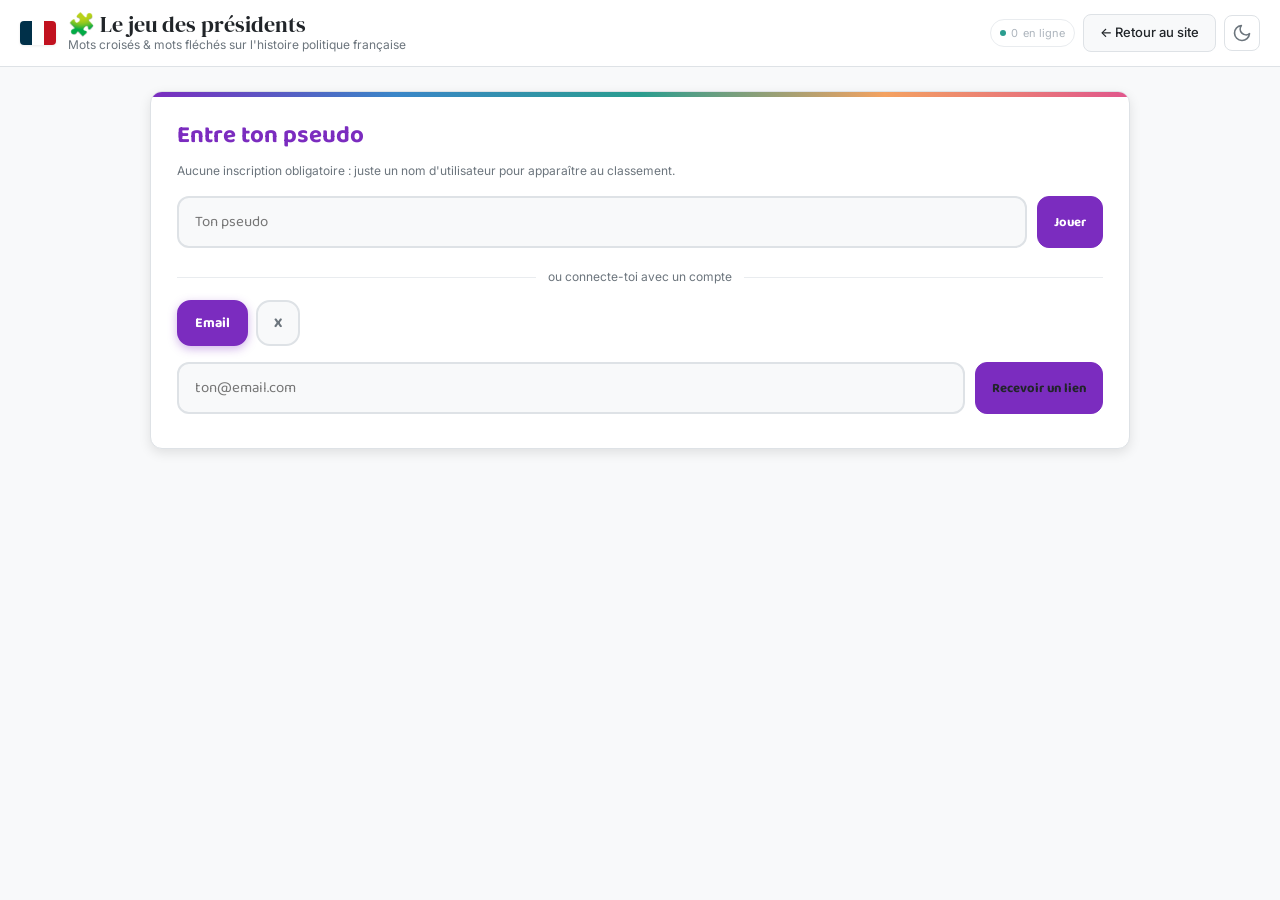
<file: jeu.html>
<!DOCTYPE html>
<html lang="fr" data-theme="light">
<head>
  <script>
    // Meme theme que le site principal (cle localStorage partagee).
    (function () {
      var saved = localStorage.getItem('siteTheme');
      if (saved === 'dark' || saved === 'light') document.documentElement.setAttribute('data-theme', saved);
    })();
  </script>
  <meta charset="UTF-8">
  <meta name="viewport" content="width=device-width, initial-scale=1.0">
  <title>Jeu — Mots croisés/fléchés des présidents | Présidentielle 2027</title>
  <meta name="description" content="Petit jeu de mots croisés et mots fléchés sur l'histoire politique française : présidents, épouses, événements marquants. Sans inscription, juste un pseudo.">
  <link rel="preconnect" href="https://fonts.googleapis.com">
  <link rel="preconnect" href="https://fonts.gstatic.com" crossorigin>
  <link href="https://fonts.googleapis.com/css2?family=DM+Serif+Display:ital@0;1&family=Inter:wght@400;500;600;700;800;900&family=Baloo+2:wght@500;600;700;800&display=swap" rel="stylesheet">
  <link rel="stylesheet" href="style.css?v=20260913a">
  <link rel="stylesheet" href="game.css?v=20260913e">
  <link rel="icon" href="data:image/svg+xml,%3Csvg xmlns='http://www.w3.org/2000/svg' viewBox='0 0 24 16'%3E%3Crect width='8' height='16' fill='%23002060'/%3E%3Crect x='8' width='8' height='16' fill='white'/%3E%3Crect x='16' width='8' height='16' fill='%23ED2939'/%3E%3C/svg%3E">
</head>
<body>
  <div id="jsErrorBanner" style="display:none;background:#e63946;color:#fff;padding:12px 16px;font-family:monospace;font-size:12px;white-space:pre-wrap;word-break:break-word"></div>
  <script>
    window.addEventListener('error', function (e) {
      var el = document.getElementById('jsErrorBanner');
      if (el) { el.style.display = 'block'; el.textContent = 'Erreur JavaScript : ' + e.message + ' (' + (e.filename || '?') + ':' + (e.lineno || '?') + ')'; }
    });
  </script>
  <header class="site-header">
    <div class="header-inner">
      <div class="logo-group">
        <a href="index.html" class="flag-logo" style="text-decoration:none;display:flex">
          <div class="flag-blue"></div><div class="flag-white"></div><div class="flag-red"></div>
        </a>
        <div>
          <h1 class="site-title">🧩 Le jeu des présidents</h1>
          <p class="site-subtitle">Mots croisés & mots fléchés sur l'histoire politique française</p>
        </div>
      </div>
      <div class="header-actions">
        <span id="onlineCount" class="online-count" hidden><span class="online-dot"></span><span id="onlineCountNum">0</span> en ligne</span>
        <a href="index.html" class="btn-secondary" style="text-decoration:none">← Retour au site</a>
        <button class="icon-btn" id="themeToggle" title="Changer de thème" aria-label="Basculer le thème">
          <svg width="20" height="20" viewBox="0 0 24 24" fill="none" stroke="currentColor" stroke-width="2" stroke-linecap="round" stroke-linejoin="round" id="themeIcon"><path d="M21 12.79A9 9 0 1 1 11.21 3 7 7 0 0 0 21 12.79z"/></svg>
        </button>
      </div>
    </div>
  </header>

  <main class="game-wrap">

    <!-- Écran 1 : pseudo -->
    <section class="game-panel" id="screenUsername">
      <h2>Entre ton pseudo</h2>
      <p class="game-hint">Aucune inscription obligatoire : juste un nom d'utilisateur pour apparaître au classement.</p>
      <form id="usernameForm" class="game-username-form">
        <input type="text" id="usernameInput" placeholder="Ton pseudo" maxlength="20" required autocomplete="off">
        <button type="submit" class="btn-primary">Jouer</button>
      </form>

      <div class="auth-divider"><span>ou connecte-toi avec un compte</span></div>

      <div class="game-choice-group" id="authTabs">
        <button type="button" class="game-choice active" data-auth-tab="email">Email</button>
        <button type="button" class="game-choice" data-auth-tab="x">X</button>
      </div>

      <div id="authPane-email" class="auth-pane">
        <form id="emailRequestForm" class="game-username-form">
          <input type="email" id="emailInput" placeholder="ton@email.com" required autocomplete="off">
          <button type="submit" class="btn-secondary">Recevoir un lien</button>
        </form>
        <p class="game-hint" id="emailStatus"></p>
      </div>

      <div id="authPane-x" class="auth-pane" hidden>
        <button type="button" class="btn-secondary" id="xLoginBtn" style="width:100%">🔗 Se connecter avec X</button>
        <p class="game-hint" id="xStatus"></p>
      </div>
    </section>

    <!-- Écran 1b : profil (pseudo, photo, badge de parti) -->
    <section class="game-panel" id="screenOnboarding" hidden>
      <h2>Personnalise ton profil</h2>
      <p class="game-hint">Ton email ou ton compte X ne sont jamais affichés — seuls ton pseudo, ta photo et ton badge sont visibles des autres joueurs.</p>

      <div class="profile-form">
        <div class="profile-avatar-row">
          <img id="profileAvatarPreview" class="profile-avatar-preview" alt="">
          <div>
            <button type="button" class="btn-secondary" id="profileAvatarBtn">📷 Choisir une photo</button>
            <input type="file" id="profileAvatarFile" accept="image/*" hidden>
          </div>
        </div>

        <label class="game-setup-label" for="profilePseudoInput">Pseudo affiché</label>
        <input type="text" id="profilePseudoInput" class="profile-pseudo-input" maxlength="20" placeholder="Ton pseudo">

        <p class="game-setup-label" style="margin-top:14px">Badge de parti (optionnel)</p>
        <div id="profileBadgeGrid" class="profile-badge-grid"></div>
      </div>

      <div style="display:flex;gap:10px;flex-wrap:wrap;margin-top:18px">
        <button type="button" class="btn-primary" id="profileSaveBtn">Valider mon profil</button>
        <button type="button" class="btn-secondary" id="profileSkipBtn">Passer pour l'instant</button>
      </div>
      <p class="game-hint" id="profileStatus"></p>
    </section>

    <!-- Écran 2 : choix mode + niveau -->
    <section class="game-panel" id="screenSetup" hidden>
      <h2>Salut <span id="setupUsername"></span> 👋</h2>
      <div class="setup-profile-row" id="setupProfileRow" hidden>
        <img id="setupAvatarImg" class="profile-avatar-small" alt="">
        <span id="setupBadgeChip" class="profile-badge-chip" hidden></span>
        <a href="#" id="editProfileLink" class="setup-edit-profile-link">modifier mon profil</a>
        <a href="#" id="logoutLinkSetup" class="setup-edit-profile-link">se déconnecter</a>
      </div>
      <div class="game-setup-row">
        <div>
          <p class="game-setup-label">Mode</p>
          <div class="game-choice-group" id="modeChoice">
            <button type="button" class="game-choice active" data-mode="croises">Mots croisés</button>
            <button type="button" class="game-choice" data-mode="fleches">Mots fléchés</button>
          </div>
        </div>
        <div>
          <p class="game-setup-label">Niveau</p>
          <div class="game-choice-group" id="levelChoice">
            <button type="button" class="game-choice active" data-level="facile">Facile</button>
            <button type="button" class="game-choice" data-level="moyen">Moyen</button>
            <button type="button" class="game-choice" data-level="difficile">Difficile</button>
          </div>
        </div>
      </div>
      <p class="game-hint" id="levelInfo"></p>
      <div style="display:flex;gap:10px;flex-wrap:wrap;margin-top:16px">
        <button type="button" class="btn-primary" id="startGameBtn">Commencer la grille</button>
        <button type="button" class="btn-secondary" id="openMysteryBtn">🕵️ Personnage Mystère</button>
      </div>

      <div class="game-leaderboard-preview">
        <h3>Meilleurs scores</h3>
        <div class="game-choice-group" id="leaderboardLevelChoice">
          <button type="button" class="game-choice active" data-level="facile">Facile</button>
          <button type="button" class="game-choice" data-level="moyen">Moyen</button>
          <button type="button" class="game-choice" data-level="difficile">Difficile</button>
        </div>
        <div id="leaderboardPreviewList" class="game-leaderboard-list"></div>
      </div>
    </section>

    <!-- Écran 3 : jeu -->
    <section class="game-panel game-play-panel" id="screenPlay" hidden>
      <div class="game-play-topbar">
        <div class="game-timer">⏱ <span id="gameTimer">00:00</span></div>
        <div class="game-progress"><span id="gameProgress">0</span> / <span id="gameTotalWords"></span> mots</div>
        <div class="game-hint-buttons">
          <button type="button" class="btn-secondary" id="revealLetterBtn">💡 Lettre</button>
          <button type="button" class="btn-secondary" id="revealWordBtn">🔍 Mot</button>
        </div>
      </div>
      <div class="game-active-clue" id="gameActiveClue">Clique sur une case pour commencer.</div>
      <div class="game-play-body">
        <div>
          <div class="game-grid-scroll">
            <div id="gameGrid" class="game-grid"></div>
          </div>
          <p class="game-grid-hint">↕️ ↔️ Fais défiler la grille si elle ne tient pas entièrement à l'écran</p>
        </div>
        <div class="game-clue-list" id="gameClueList"></div>
      </div>
    </section>

    <!-- Écran 4 : résultat -->
    <section class="game-panel" id="screenResult" hidden>
      <h2>🎉 Grille terminée !</h2>
      <div class="game-result-stats">
        <div class="game-result-stat"><span id="resultScore">0</span><label>points</label></div>
        <div class="game-result-stat"><span id="resultTime">0:00</span><label>temps</label></div>
        <div class="game-result-stat"><span id="resultHints">0</span><label>aides utilisées</label></div>
      </div>
      <p class="game-hint" id="resultRank"></p>
      <div id="resultMysteryReward"></div>
      <div class="game-leaderboard-list" id="resultLeaderboard"></div>
      <div style="display:flex;gap:10px;flex-wrap:wrap;margin-top:16px">
        <button type="button" class="btn-primary" id="replayBtn">Rejouer</button>
        <button type="button" class="btn-secondary" id="openMysteryFromResultBtn">🕵️ Personnage Mystère</button>
      </div>
    </section>

    <!-- Écran 5 : personnage mystère -->
    <section class="game-panel" id="screenMystery" hidden>
      <h2>🕵️ Personnage Mystère</h2>
      <p class="game-hint">Devine qui se cache derrière la photo — une seule proposition toutes les 24h. Gagne des parties pour obtenir des pièces de puzzle et révéler des morceaux de l'image, pièce par pièce, pour toute la communauté.</p>

      <div id="mysterySolvedBanner"></div>

      <form id="mysteryGuessForm" class="game-username-form" style="margin-top:14px">
        <input type="text" id="mysteryGuessInput" placeholder="Qui est-ce ? (ex : Barack Obama)" maxlength="80" autocomplete="off">
        <button type="submit" class="btn-primary">Proposer</button>
      </form>
      <p class="game-hint" id="mysteryGuessStatus"></p>

      <div class="mystery-board-wrap">
        <p class="game-setup-label">Puzzle collectif — <span id="mysteryProgressText">0 / 100</span> pièces placées</p>
        <div id="mysteryBoard" class="mystery-board"></div>
      </div>

      <div class="mystery-inventory-wrap">
        <p class="game-setup-label">Mes pièces</p>
        <div id="mysteryInventory" class="mystery-inventory"></div>
      </div>

      <button type="button" class="btn-secondary" id="closeMysteryBtn" style="margin-top:18px">← Retour</button>
    </section>

  </main>

  <script src="config.js?v=20260913e"></script>
  <script src="data-loader.js?v=20260913e"></script>
  <script src="game-data.js?v=20260913e"></script>
  <script src="game.js?v=20260913e"></script>
</body>
</html>
</file>
<file: style.css>
/* ============================================================
   Présidentielle 2027 — Carte interactive
   Design: République française (rouge/bleu), DM Serif + Inter
   ============================================================ */

/* --- Reset & tokens --- */
*, *::before, *::after { box-sizing: border-box; margin: 0; padding: 0; }

:root {
  --font-display: 'DM Serif Display', Georgia, serif;
  --font-body: 'Inter', -apple-system, BlinkMacSystemFont, sans-serif;
  --color-primary: #c1121f;
  --color-primary-dark: #8d0801;
  --color-secondary: #003049;
  --color-blue: #003049;
  --color-blue-light: #669bbc;
  --color-white: #fdf0d5;
  --color-success: #2a9d8f;
  --color-warning: #f4a261;
  --color-danger: #e63946;
  --radius: 8px;
  --radius-sm: 4px;
  --radius-lg: 12px;
  --shadow-sm: 0 1px 3px rgba(0,0,0,0.08);
  --shadow-md: 0 4px 12px rgba(0,0,0,0.1);
  --shadow-lg: 0 8px 24px rgba(0,0,0,0.15);
  --transition: 180ms cubic-bezier(0.16,1,0.3,1);
}

/* Light mode */
[data-theme="light"] {
  --bg: #f8f9fa;
  --bg-elevated: #ffffff;
  --bg-subtle: #f1f3f5;
  --border: #dee2e6;
  --border-light: #e9ecef;
  --text: #212529;
  --text-muted: #6c757d;
  --text-faint: #adb5bd;
  --map-bg: #eef2f6;
  --map-fill: #e9ecef;
  --map-stroke: #8b9aa8;
  --map-empty: #ccd6df;
  --header-bg: #ffffff;
  --card-bg: #ffffff;
  --hover-bg: #f1f3f5;
}

/* Dark mode */
[data-theme="dark"] {
  --bg: #0f1117;
  --bg-elevated: #1a1d29;
  --bg-subtle: #161821;
  --border: #2a2e3a;
  --border-light: #222633;
  --text: #e4e6eb;
  --text-muted: #9ca3af;
  --text-faint: #6b7280;
  --map-bg: #11141d;
  --map-fill: #2a2e3a;
  --map-stroke: #5b6577;
  --map-empty: #383f4f;
  --header-bg: #1a1d29;
  --card-bg: #1a1d29;
  --hover-bg: #222633;
  --shadow-sm: 0 1px 3px rgba(0,0,0,0.3);
  --shadow-md: 0 4px 12px rgba(0,0,0,0.4);
  --shadow-lg: 0 8px 24px rgba(0,0,0,0.5);
}

/* --- Base --- */
html { scroll-behavior: smooth; }
body {
  font-family: var(--font-body);
  background: var(--bg);
  color: var(--text);
  line-height: 1.5;
  font-size: 14px;
  transition: background var(--transition), color var(--transition);
}
a { color: var(--color-blue); text-decoration: none; }
a:hover { text-decoration: underline; }

/* --- Header --- */
.site-header {
  background: var(--header-bg);
  border-bottom: 1px solid var(--border);
  position: sticky;
  top: 0;
  z-index: 100;
  backdrop-filter: blur(12px);
}
.header-inner {
  max-width: 1400px;
  margin: 0 auto;
  padding: 12px 20px;
  display: flex;
  align-items: center;
  justify-content: space-between;
  gap: 16px;
}
.logo-group { display: flex; align-items: center; gap: 12px; }
.flag-logo { display: flex; width: 36px; height: 24px; border-radius: var(--radius-sm); overflow: hidden; box-shadow: var(--shadow-sm); }
.flag-blue { background: #003049; width: 33.33%; }
.flag-white { background: #fff; width: 33.33%; }
.flag-red { background: #c1121f; width: 33.33%; }
.site-title {
  font-family: var(--font-display);
  font-size: 22px;
  font-weight: 400;
  line-height: 1.1;
  color: var(--text);
}
.site-subtitle { font-size: 12px; color: var(--text-muted); }
.header-actions { display: flex; align-items: center; gap: 8px; }
.icon-btn {
  display: flex;
  align-items: center;
  justify-content: center;
  width: 36px;
  height: 36px;
  border-radius: var(--radius);
  border: 1px solid var(--border);
  background: var(--bg-elevated);
  color: var(--text-muted);
  cursor: pointer;
  transition: all var(--transition);
}
.icon-btn:hover { color: var(--text); border-color: var(--text-muted); background: var(--hover-bg); }

/* --- Rules bar --- */
.rules-bar {
  background: var(--color-blue);
  display: flex;
  align-items: center;
  justify-content: center;
  gap: 0;
  padding: 10px 20px;
  flex-wrap: wrap;
}
.rule-item { display: flex; align-items: baseline; gap: 6px; padding: 0 16px; }
.rule-num { font-size: 20px; font-weight: 800; color: #fff; font-family: var(--font-display); }
.rule-label { font-size: 12px; color: rgba(255,255,255,0.8); text-transform: uppercase; letter-spacing: 0.5px; }
.rule-divider { width: 1px; height: 24px; background: rgba(255,255,255,0.2); }

/* --- Compte à rebours --- */
.countdown-section {
  background: linear-gradient(135deg, var(--color-blue) 0%, var(--color-primary-dark) 100%);
  text-align: center;
  padding: 20px 20px 24px;
}
.countdown-label {
  font-size: 13px;
  font-weight: 700;
  color: rgba(255,255,255,0.85);
  text-transform: uppercase;
  letter-spacing: 1px;
  margin-bottom: 10px;
}
.countdown-grid {
  display: flex;
  align-items: baseline;
  justify-content: center;
  gap: 12px;
  flex-wrap: wrap;
}
.countdown-unit { display: flex; flex-direction: column; align-items: center; min-width: 72px; }
.countdown-value {
  font-family: var(--font-display);
  font-size: 48px;
  font-weight: 400;
  color: #fff;
  line-height: 1;
  font-variant-numeric: tabular-nums;
}
.countdown-unit-label {
  font-size: 11px;
  font-weight: 600;
  color: rgba(255,255,255,0.92);
  text-transform: uppercase;
  letter-spacing: 0.5px;
  margin-top: 4px;
}
.countdown-sep { font-family: var(--font-display); font-size: 40px; color: rgba(255,255,255,0.5); align-self: flex-start; margin-top: 2px; }
.countdown-target { font-size: 12px; color: rgba(255,255,255,0.85); margin-top: 12px; }
.countdown-total-minutes { font-size: 13px; font-weight: 600; color: rgba(255,255,255,0.92); margin-top: 4px; }
.countdown-total-minutes span { font-weight: 800; font-variant-numeric: tabular-nums; color: #fff; }

/* --- Filter bar --- */
.filter-bar {
  max-width: 1400px;
  margin: 0 auto;
  padding: 12px 20px;
  display: flex;
  gap: 8px;
  flex-wrap: wrap;
}
.filter-btn {
  padding: 6px 14px;
  border-radius: 20px;
  border: 1px solid var(--border);
  background: var(--bg-elevated);
  color: var(--text-muted);
  font-size: 13px;
  font-weight: 500;
  cursor: pointer;
  transition: all var(--transition);
}
.filter-btn:hover { border-color: var(--color-primary); color: var(--color-primary); }
.filter-btn.active { background: var(--color-primary); border-color: var(--color-primary); color: #fff; }

/* --- Dashboard grid --- */
.dashboard {
  max-width: 1400px;
  margin: 0 auto;
  padding: 0 20px;
  display: grid;
  grid-template-columns: minmax(240px,320px) 1fr minmax(260px,340px);
  grid-template-areas: "cands map stats";
  gap: 16px;
  align-items: start;
}
.candidates-panel { grid-area: cands; }
.map-section { grid-area: map; min-width: 0; }
.stats-panel { grid-area: stats; }

/* --- Candidates panel --- */
.candidates-panel {
  background: var(--bg-elevated);
  border: 1px solid var(--border);
  border-radius: var(--radius-lg);
  overflow: hidden;
  max-height: calc(100vh - 280px);
  overflow-y: auto;
  position: sticky;
  top: 130px;
}
.candidate-card {
  display: flex;
  align-items: center;
  gap: 10px;
  padding: 10px 14px;
  cursor: pointer;
  border-bottom: 1px solid var(--border-light);
  transition: background var(--transition);
}
.candidate-card:hover { background: var(--hover-bg); }
.candidate-card.active { background: var(--color-primary); }
.candidate-card.active .cand-name,
.candidate-card.active .cand-party,
.candidate-card.active .cand-count { color: #fff; }
.candidate-card.active .status-badge { background: rgba(255,255,255,0.2); color: #fff; }
.cand-avatar {
  width: 36px;
  height: 36px;
  border-radius: 50%;
  display: flex;
  align-items: center;
  justify-content: center;
  font-weight: 700;
  font-size: 14px;
  color: #fff;
  flex-shrink: 0;
  object-fit: cover;
}
.cand-info { flex: 1; min-width: 0; }
.cand-name { font-weight: 600; font-size: 13px; white-space: nowrap; overflow: hidden; text-overflow: ellipsis; display: flex; align-items: center; gap: 5px; }
.status-dot-small { width: 6px; height: 6px; border-radius: 50%; flex-shrink: 0; }
.status-dot-small.déclarée { background: #2a9d8f; }
.status-dot-small.pressentie { background: #f4a261; }
.status-dot-small.retirée { background: #6c757d; }
.status-dot-small.hors_course { background: #e63946; }
.cand-party { font-size: 10px; color: var(--text-muted); white-space: nowrap; overflow: hidden; text-overflow: ellipsis; }
.cand-count {
  font-size: 12px;
  font-weight: 700;
  color: var(--text-muted);
  flex-shrink: 0;
}
.status-badge {
  font-size: 10px;
  font-weight: 600;
  padding: 2px 6px;
  border-radius: 4px;
  background: var(--bg-subtle);
  color: var(--text-muted);
  flex-shrink: 0;
  text-transform: uppercase;
  letter-spacing: 0.3px;
}
.status-badge.déclarée { background: rgba(42,157,143,0.15); color: #2a9d8f; }
.status-badge.pressentie { background: rgba(244,162,97,0.15); color: #f4a261; }
.status-badge.retirée { background: rgba(173,181,189,0.2); color: #6c757d; }
.status-badge.hors_course { background: rgba(230,57,70,0.1); color: #e63946; }

/* --- Map section --- */
.map-section {
  background: var(--bg-elevated);
  border: 1px solid var(--border);
  border-radius: var(--radius-lg);
  overflow: hidden;
}
.map-header {
  padding: 16px 20px;
  border-bottom: 1px solid var(--border);
  display: flex;
  justify-content: space-between;
  align-items: flex-start;
  gap: 12px;
}
.map-title { font-family: var(--font-display); font-size: 18px; font-weight: 400; }
.map-subtitle { font-size: 12px; color: var(--text-muted); margin-top: 2px; }
.legend { display: flex; flex-direction: column; gap: 4px; }
.legend-item { display: flex; align-items: center; gap: 6px; font-size: 11px; color: var(--text-muted); }
.legend-swatch { width: 16px; height: 12px; border-radius: 2px; border: 1px solid var(--border); }
.map-container {
  position: relative;
  width: 100%;
  background: var(--map-bg);
  min-height: 500px;
}
#mapSvg { width: 100%; height: auto; display: block; }
.map-container svg path { transition: opacity 150ms; }
.map-container svg path:hover { stroke: #333; stroke-width: 1.5; }

/* --- Outre-mer (pas de forme geo, tableau dedie) --- */
.outremer-section { padding: 14px 20px 18px; border-top: 1px solid var(--border); }
.outremer-title { font-family: var(--font-display); font-size: 14px; font-weight: 400; margin-bottom: 10px; color: var(--text-muted); }
.outremer-grid { display: grid; grid-template-columns: repeat(auto-fill, minmax(130px, 1fr)); gap: 8px; }
.outremer-item { display: flex; align-items: center; gap: 8px; padding: 6px 10px; border: 1px solid var(--border); border-radius: var(--radius-sm); background: var(--bg); }
.outremer-swatch { width: 12px; height: 12px; border-radius: 3px; flex-shrink: 0; }
.outremer-name { flex: 1; font-size: 11px; white-space: nowrap; overflow: hidden; text-overflow: ellipsis; }
.outremer-val { font-size: 12px; font-weight: 700; color: var(--text-muted); }
.tooltip {
  position: absolute;
  pointer-events: none;
  background: var(--bg-elevated);
  border: 1px solid var(--border);
  border-radius: var(--radius);
  padding: 8px 12px;
  box-shadow: var(--shadow-md);
  font-size: 12px;
  z-index: 50;
  display: none;
  max-width: 240px;
}
.tooltip strong { display: block; margin-bottom: 4px; }
.tooltip .tt-row { display: flex; justify-content: space-between; gap: 12px; }

/* --- Stats panel --- */
.stats-panel {
  background: var(--bg-elevated);
  border: 1px solid var(--border);
  border-radius: var(--radius-lg);
  padding: 20px;
  position: sticky;
  top: 130px;
  max-height: calc(100vh - 280px);
  overflow-y: auto;
}
.stats-empty { color: var(--text-muted); text-align: center; padding: 40px 0; font-size: 13px; }
.stats-candidate-name { font-family: var(--font-display); font-size: 18px; margin-bottom: 4px; }
.stats-candidate-party { font-size: 12px; color: var(--text-muted); margin-bottom: 16px; }
.stat-block { margin-bottom: 16px; }
.stat-label { font-size: 11px; color: var(--text-muted); text-transform: uppercase; letter-spacing: 0.5px; margin-bottom: 4px; }
.stat-value { font-size: 24px; font-weight: 800; font-family: var(--font-display); }
.stat-value .unit { font-size: 14px; color: var(--text-muted); font-weight: 400; }
.progress-bar {
  height: 8px;
  background: var(--bg-subtle);
  border-radius: 4px;
  overflow: hidden;
  margin-top: 6px;
}
.progress-fill {
  height: 100%;
  border-radius: 4px;
  transition: width 400ms cubic-bezier(0.16,1,0.3,1);
}
.status-indicator {
  display: inline-flex;
  align-items: center;
  gap: 6px;
  padding: 4px 10px;
  border-radius: 20px;
  font-size: 12px;
  font-weight: 600;
}
.status-indicator.sécurisé { background: rgba(42,157,143,0.15); color: #2a9d8f; }
.status-indicator.quasi_sécurisé { background: rgba(94,174,199,0.2); color: #5eaec7; }
.status-indicator.en_progression { background: rgba(244,162,97,0.15); color: #f4a261; }
.status-indicator.en_collecte { background: rgba(230,57,70,0.1); color: #e63946; }
.status-indicator.en_difficulté { background: rgba(193,18,31,0.1); color: #c1121f; }
.status-indicator.très_en_retard { background: rgba(173,181,189,0.2); color: #6c757d; }
.status-dot { width: 8px; height: 8px; border-radius: 50%; }
.status-dot.sécurisé { background: #2a9d8f; }
.status-dot.quasi_sécurisé { background: #5eaec7; }
.status-dot.en_progression { background: #f4a261; }
.status-dot.en_collecte { background: #e63946; }
.status-dot.en_difficulté { background: #c1121f; }
.status-dot.très_en_retard { background: #6c757d; }

.stats-dept-grid {
  display: grid;
  grid-template-columns: 1fr 1fr;
  gap: 4px;
  margin-top: 8px;
  max-height: 200px;
  overflow-y: auto;
}
.dept-chip {
  display: flex;
  justify-content: space-between;
  padding: 3px 8px;
  border-radius: var(--radius-sm);
  background: var(--bg-subtle);
  font-size: 11px;
}
.dept-chip .dept-code { color: var(--text-muted); }
.dept-chip .dept-val { font-weight: 600; }
.dept-chip.max { background: rgba(193,18,31,0.1); }
.dept-chip.max .dept-val { color: var(--color-primary); }

/* --- Comparison section --- */
.comparison-section {
  max-width: 1400px;
  margin: 24px auto 0;
  padding: 0 20px;
}
.section-title {
  font-family: var(--font-display);
  font-size: 22px;
  font-weight: 400;
  margin-bottom: 16px;
}
.comparison-table-wrap {
  background: var(--bg-elevated);
  border: 1px solid var(--border);
  border-radius: var(--radius-lg);
  overflow: auto;
}
.comparison-table {
  width: 100%;
  border-collapse: collapse;
  font-size: 13px;
}
.comparison-table th {
  text-align: left;
  padding: 12px 14px;
  background: var(--bg-subtle);
  font-weight: 600;
  font-size: 12px;
  color: var(--text-muted);
  text-transform: uppercase;
  letter-spacing: 0.5px;
  border-bottom: 1px solid var(--border);
  white-space: nowrap;
}
.comparison-table td {
  padding: 10px 14px;
  border-bottom: 1px solid var(--border-light);
}
.comparison-table tr:hover td { background: var(--hover-bg); }
.comparison-table tr:last-child td { border-bottom: none; }
.cand-color-dot {
  display: inline-block;
  width: 10px;
  height: 10px;
  border-radius: 50%;
  margin-right: 8px;
  vertical-align: middle;
}
.mini-progress {
  width: 80px;
  height: 6px;
  background: var(--bg-subtle);
  border-radius: 3px;
  overflow: hidden;
  display: inline-block;
  vertical-align: middle;
  margin-right: 8px;
}
.mini-progress-fill { height: 100%; border-radius: 3px; }

/* --- Graphique de progression (objectif 500 signatures) --- */
.progress-chart-legend { display: flex; flex-wrap: wrap; gap: 12px; margin-bottom: 16px; }
.progress-chart-wrap {
  background: var(--bg-elevated);
  border: 1px solid var(--border);
  border-radius: var(--radius-lg);
  padding: 16px 20px 16px 8px;
  max-height: 640px;
  overflow-y: auto;
}
.progress-chart { position: relative; }
.progress-chart-threshold {
  position: absolute;
  top: 0;
  bottom: 0;
  border-left: 2px dashed var(--color-primary);
  z-index: 1;
  pointer-events: none;
}
.progress-chart-threshold span {
  position: absolute;
  top: -18px;
  left: 4px;
  font-size: 10px;
  font-weight: 700;
  color: var(--color-primary);
  white-space: nowrap;
}
.progress-chart-row {
  display: flex;
  align-items: center;
  gap: 10px;
  padding: 3px 12px 3px 0;
  cursor: pointer;
  border-radius: var(--radius-sm);
  transition: background var(--transition);
}
.progress-chart-row:hover, .progress-chart-row:focus-visible { background: var(--hover-bg); outline: none; }
.progress-chart-label {
  width: 160px;
  flex-shrink: 0;
  font-size: 12px;
  white-space: nowrap;
  overflow: hidden;
  text-overflow: ellipsis;
  padding-left: 12px;
}
.progress-chart-track {
  flex: 1;
  height: 14px;
  background: var(--bg-subtle);
  border-radius: 4px;
  overflow: hidden;
  position: relative;
}
.progress-chart-bar {
  height: 100%;
  border-radius: 4px;
  transition: width 400ms cubic-bezier(0.16,1,0.3,1);
}
.progress-chart-value {
  width: 44px;
  flex-shrink: 0;
  text-align: right;
  font-size: 12px;
  font-weight: 700;
  color: var(--text-muted);
}

/* --- Footer --- */
.site-footer {
  margin-top: 40px;
  padding: 24px 20px;
  border-top: 1px solid var(--border);
  background: var(--bg-elevated);
}
.footer-inner { max-width: 1400px; margin: 0 auto; text-align: center; }
.footer-inner p { font-size: 12px; color: var(--text-muted); margin-bottom: 6px; }
.footer-sources a { margin: 0 2px; }
.footer-note { font-size: 11px; color: var(--text-faint); }

/* --- Admin modal --- */
.admin-overlay {
  position: fixed;
  inset: 0;
  background: rgba(0,0,0,0.5);
  backdrop-filter: blur(4px);
  display: none;
  align-items: center;
  justify-content: center;
  z-index: 1000;
  padding: 20px;
}
.admin-overlay.active { display: flex; }
.admin-modal {
  background: var(--bg-elevated);
  border: 1px solid var(--border);
  border-radius: var(--radius-lg);
  width: 100%;
  max-width: 800px;
  max-height: 85vh;
  display: flex;
  flex-direction: column;
  box-shadow: var(--shadow-lg);
}
.admin-header {
  display: flex;
  justify-content: space-between;
  align-items: center;
  padding: 16px 20px;
  border-bottom: 1px solid var(--border);
}
.admin-header h2 { font-family: var(--font-display); font-size: 18px; font-weight: 400; }
.admin-tabs {
  display: flex;
  gap: 0;
  border-bottom: 1px solid var(--border);
  padding: 0 20px;
}
.admin-tab {
  padding: 10px 16px;
  background: none;
  border: none;
  border-bottom: 2px solid transparent;
  font-size: 13px;
  font-weight: 500;
  color: var(--text-muted);
  cursor: pointer;
  transition: all var(--transition);
}
.admin-tab:hover { color: var(--text); }
.admin-tab.active { color: var(--color-primary); border-bottom-color: var(--color-primary); }
.admin-content { padding: 20px; overflow-y: auto; flex: 1; }
.admin-pane { display: none; }
.admin-pane.active { display: block; }
.admin-row { display: flex; align-items: center; gap: 12px; margin-bottom: 16px; }
.admin-row label { font-size: 13px; font-weight: 600; }
.admin-row select {
  flex: 1;
  padding: 8px 12px;
  border: 1px solid var(--border);
  border-radius: var(--radius);
  background: var(--bg);
  color: var(--text);
  font-size: 13px;
}
.admin-dept-list {
  display: grid;
  grid-template-columns: 1fr 1fr;
  gap: 6px;
  max-height: 400px;
  overflow-y: auto;
  margin-bottom: 16px;
}
.admin-dept-row {
  display: flex;
  align-items: center;
  gap: 8px;
  padding: 6px 10px;
  border: 1px solid var(--border);
  border-radius: var(--radius-sm);
  background: var(--bg);
}
.admin-dept-row label { font-size: 12px; flex: 1; }
.admin-dept-row input {
  width: 60px;
  padding: 4px 8px;
  border: 1px solid var(--border);
  border-radius: var(--radius-sm);
  background: var(--bg-elevated);
  color: var(--text);
  font-size: 12px;
  text-align: center;
}
.admin-actions { display: flex; gap: 8px; }
.btn-primary {
  padding: 8px 16px;
  border: 1px solid var(--color-primary);
  border-radius: var(--radius);
  background: var(--color-primary);
  color: #fff;
  font-size: 13px;
  font-weight: 600;
  cursor: pointer;
  transition: all var(--transition);
}
.btn-primary:hover { background: var(--color-primary-dark); }
.btn-secondary {
  padding: 8px 16px;
  border: 1px solid var(--border);
  border-radius: var(--radius);
  background: var(--bg);
  color: var(--text);
  font-size: 13px;
  font-weight: 500;
  cursor: pointer;
  transition: all var(--transition);
}
.btn-secondary:hover { border-color: var(--text-muted); }
.admin-candidate-list {
  margin-bottom: 20px;
  max-height: 300px;
  overflow-y: auto;
}
.admin-cand-row {
  display: flex;
  align-items: center;
  gap: 8px;
  padding: 8px 12px;
  border: 1px solid var(--border);
  border-radius: var(--radius-sm);
  margin-bottom: 4px;
}
.admin-cand-row .cand-color-dot { margin-right: 0; }
.admin-cand-row .ac-name { flex: 1; font-weight: 600; font-size: 13px; }
.admin-cand-row .ac-party { font-size: 11px; color: var(--text-muted); }
.admin-cand-row .ac-del {
  padding: 4px 8px;
  font-size: 11px;
  border-radius: var(--radius-sm);
  background: rgba(230,57,70,0.1);
  color: #e63946;
  border: 1px solid rgba(230,57,70,0.2);
  cursor: pointer;
}
.admin-cand-row .ac-del:hover { background: rgba(230,57,70,0.2); }
.admin-add-form {
  border-top: 1px solid var(--border);
  padding-top: 16px;
}
.admin-add-form h3 { font-size: 14px; margin-bottom: 8px; }
.form-row {
  display: flex;
  gap: 8px;
  flex-wrap: wrap;
  align-items: center;
}
.form-row input, .form-row select {
  padding: 6px 10px;
  border: 1px solid var(--border);
  border-radius: var(--radius-sm);
  background: var(--bg);
  color: var(--text);
  font-size: 13px;
}
.form-row input[type="color"] { width: 40px; height: 32px; padding: 2px; }
.io-section {
  margin-bottom: 20px;
  padding: 16px;
  border: 1px solid var(--border);
  border-radius: var(--radius);
}
.io-section h3 { font-size: 14px; margin-bottom: 4px; }
.io-section p { font-size: 12px; color: var(--text-muted); margin-bottom: 8px; }
.io-section input[type="file"] { margin-right: 8px; font-size: 12px; }

/* --- Admin: fiche editor --- */
.fiche-editor { display: flex; flex-direction: column; gap: 12px; margin-bottom: 16px; }
.fiche-field { display: flex; flex-direction: column; gap: 4px; }
.fiche-field label { font-size: 12px; font-weight: 600; color: var(--text-muted); text-transform: uppercase; letter-spacing: 0.3px; }
.fiche-field input, .fiche-field textarea {
  padding: 8px 10px;
  border: 1px solid var(--border);
  border-radius: var(--radius);
  background: var(--bg);
  color: var(--text);
  font-size: 13px;
  font-family: var(--font-body);
}
.fiche-field input:focus, .fiche-field textarea:focus { outline: none; border-color: var(--color-primary); }
.fiche-field textarea { resize: vertical; min-height: 60px; }

/* --- Admin: links section --- */
.links-section {
  margin-bottom: 20px;
  padding: 16px;
  border: 1px solid var(--border);
  border-radius: var(--radius);
}
.links-section h3 { font-size: 14px; margin-bottom: 8px; }
.link-row {
  display: flex;
  gap: 8px;
  margin-bottom: 6px;
  align-items: center;
}
.link-row input {
  padding: 6px 10px;
  border: 1px solid var(--border);
  border-radius: var(--radius-sm);
  background: var(--bg);
  color: var(--text);
  font-size: 12px;
}
.link-row input[type="text"]:first-child { width: 120px; }
.link-row input[type="text"]:last-child, .link-row input[type="url"] { flex: 1; }
.link-row .link-del {
  padding: 4px 8px;
  font-size: 11px;
  border-radius: var(--radius-sm);
  background: rgba(230,57,70,0.1);
  color: #e63946;
  border: 1px solid rgba(230,57,70,0.2);
  cursor: pointer;
}
.content-field { display: flex; flex-direction: column; gap: 4px; margin-bottom: 10px; }
.content-field label { font-size: 12px; font-weight: 600; color: var(--text-muted); }
.content-field textarea {
  padding: 8px 10px;
  border: 1px solid var(--border);
  border-radius: var(--radius);
  background: var(--bg);
  color: var(--text);
  font-size: 13px;
  font-family: var(--font-body);
  resize: vertical;
  min-height: 50px;
}

/* --- Quiz "Pour qui voter ?" --- */
.quiz-cta-btn {
  padding: 6px 14px;
  border: 1px solid var(--color-primary);
  border-radius: 20px;
  background: rgba(193,18,31,0.08);
  color: var(--color-primary);
  font-size: 12px;
  font-weight: 700;
  cursor: pointer;
  white-space: nowrap;
  transition: all var(--transition);
}
.quiz-cta-btn:hover { background: var(--color-primary); color: #fff; }

.quiz-overlay {
  position: fixed;
  inset: 0;
  background: rgba(0,0,0,0.5);
  backdrop-filter: blur(4px);
  display: none;
  align-items: center;
  justify-content: center;
  z-index: 1000;
  padding: 20px;
}
.quiz-overlay.active { display: flex; }
.quiz-modal {
  background: var(--bg-elevated);
  border: 1px solid var(--border);
  border-radius: var(--radius-lg);
  width: 100%;
  max-width: 720px;
  max-height: 88vh;
  display: flex;
  flex-direction: column;
  box-shadow: var(--shadow-lg);
}
.quiz-header {
  display: flex;
  justify-content: space-between;
  align-items: center;
  padding: 16px 20px;
  border-bottom: 1px solid var(--border);
}
.quiz-header h2 { font-family: var(--font-display); font-size: 18px; font-weight: 400; }
.quiz-body { padding: 20px; overflow-y: auto; flex: 1; }
.quiz-section { margin-bottom: 20px; padding-bottom: 20px; border-bottom: 1px solid var(--border-light); }
.quiz-section:last-child { border-bottom: none; }
.quiz-section h3 { font-size: 15px; font-weight: 600; margin-bottom: 10px; }
.quiz-theme-grid { display: grid; grid-template-columns: 1fr 1fr; gap: 6px; }
.quiz-theme-chip {
  display: flex; align-items: center; gap: 8px;
  padding: 8px 10px; border: 1px solid var(--border); border-radius: var(--radius-sm);
  font-size: 13px; cursor: pointer; transition: all var(--transition);
}
.quiz-theme-chip.active { border-color: var(--color-primary); background: rgba(193,18,31,0.08); }
.quiz-hint { font-size: 12px; color: var(--text-muted); margin-top: 8px; }
.quiz-checkbox-row { display: flex; align-items: center; gap: 8px; font-size: 13px; margin-top: 10px; cursor: pointer; }
.quiz-progress-row { display: flex; align-items: center; justify-content: space-between; gap: 10px; margin-bottom: 8px; }
.quiz-progress-label { font-size: 12px; color: var(--text-muted); font-weight: 600; }
.quiz-progress-bar { height: 6px; border-radius: 4px; background: var(--bg-subtle); overflow: hidden; margin-bottom: 16px; }
.quiz-progress-fill { height: 100%; background: var(--color-primary); transition: width 200ms; }
.quiz-question-text { font-size: 15px; font-weight: 600; margin-bottom: 12px; }
.quiz-options { display: flex; flex-direction: column; gap: 6px; margin-bottom: 16px; }
.quiz-option {
  display: flex; align-items: center; gap: 8px;
  padding: 8px 12px; border: 1px solid var(--border); border-radius: var(--radius-sm);
  font-size: 13px; cursor: pointer; transition: all var(--transition);
}
.quiz-option.active { border-color: var(--color-primary); background: rgba(193,18,31,0.08); }
.quiz-nav-row { display: flex; align-items: center; justify-content: space-between; gap: 10px; flex-wrap: wrap; }
.quiz-nav-buttons { display: flex; gap: 8px; }
.quiz-result-cards { display: grid; grid-template-columns: repeat(auto-fit, minmax(140px, 1fr)); gap: 12px; margin-bottom: 12px; }
.quiz-result-card { text-align: center; padding: 14px 10px; border: 1px solid var(--border); border-radius: var(--radius); }
.quiz-result-name { font-weight: 700; font-size: 13px; }
.quiz-result-party { font-size: 11px; color: var(--text-muted); margin-bottom: 6px; }
.quiz-result-pct { font-size: 20px; font-weight: 800; color: var(--color-primary); }
.quiz-result-programme { font-size: 11px; color: var(--text-muted); margin-top: 8px; line-height: 1.4; text-align: left; }
.quiz-explain { margin-top: 14px; font-size: 13px; }
.quiz-explain h4 { font-size: 13px; margin: 10px 0 6px; }
.quiz-explain ul { padding-left: 18px; }
.quiz-explain li { margin-bottom: 4px; }
.quiz-explain-detail { color: var(--text-muted); font-size: 12px; }
.quiz-disclaimer { font-size: 11px; color: var(--text-faint); margin-top: 14px; }

/* --- Frise des presidents de la Ve Republique --- */
.presidents-timeline {
  position: relative;
  max-width: 760px;
  margin: 0 auto;
  padding-left: 28px;
}
.presidents-timeline::before {
  content: '';
  position: absolute;
  left: 9px;
  top: 8px;
  bottom: 8px;
  width: 2px;
  background: var(--border);
}
.president-item {
  position: relative;
  display: flex;
  align-items: flex-start;
  gap: 14px;
  padding-bottom: 24px;
}
.president-item:last-child { padding-bottom: 0; }
.president-dot {
  position: absolute;
  left: -28px;
  top: 6px;
  width: 12px;
  height: 12px;
  border-radius: 50%;
  border: 2px solid var(--bg-elevated);
  box-shadow: 0 0 0 1px var(--border);
}
.president-avatar {
  width: 44px;
  height: 44px;
  border-radius: 50%;
  display: flex;
  align-items: center;
  justify-content: center;
  font-weight: 700;
  font-size: 15px;
  color: #fff;
  flex-shrink: 0;
}
.president-info { flex: 1; min-width: 0; }
.president-name { font-family: var(--font-display); font-size: 16px; }
.president-party { font-size: 12px; color: var(--text-muted); margin-top: 1px; }
.president-date { font-size: 12px; font-weight: 600; color: var(--color-primary); margin-top: 4px; }
.president-note { font-size: 11px; color: var(--text-faint); margin-top: 4px; font-style: italic; }

/* --- Responsive --- */

/* Tablette : deux colonnes (candidats + carte), stats en pleine largeur dessous */
@media (max-width: 1100px) and (min-width: 769px) {
  .dashboard {
    grid-template-columns: 260px 1fr;
    grid-template-areas: "cands map" "stats stats";
  }
  .candidates-panel { max-height: 560px; }
  .stats-panel { position: static; }
}

/* Mobile : tout empilé en une colonne */
@media (max-width: 768px) {
  .dashboard {
    grid-template-columns: 1fr;
    grid-template-areas: "cands" "map" "stats";
    padding: 0 12px;
    gap: 12px;
  }
  .candidates-panel, .stats-panel { position: static; max-height: none; }
  .candidates-panel { max-height: 340px; }
  .header-inner { flex-wrap: wrap; padding: 10px 12px; }
  .header-actions { flex-wrap: wrap; gap: 6px; }
  .rules-bar { padding: 8px 12px; }
  .rule-item { padding: 0 10px; }
  .filter-bar { padding: 10px 12px; }
  .comparison-section { padding: 0 12px; }
  .map-header { flex-direction: column; align-items: flex-start; gap: 10px; }
  .legend { flex-direction: row; flex-wrap: wrap; gap: 8px; }
  .site-footer { padding: 20px 12px; }
  .admin-dept-list { grid-template-columns: 1fr; }
  .quiz-theme-grid { grid-template-columns: 1fr; }
  .quiz-nav-row { flex-direction: column; align-items: stretch; }
  .progress-chart-label { width: 96px; font-size: 11px; }
  .progress-chart-wrap { padding: 12px 12px 12px 4px; max-height: 480px; }
  .quiz-nav-buttons { justify-content: space-between; }
  .quiz-modal, .admin-modal { max-height: 92vh; }
}

/* Petits téléphones : compacter l'en-tête et les puces de règles */
@media (max-width: 480px) {
  .site-title { font-size: 18px; }
  .site-subtitle { display: none; }
  .quiz-cta-btn { padding: 6px 10px; font-size: 11px; }
  .rules-bar { gap: 2px; }
  .rule-item { padding: 0 8px; }
  .rule-num { font-size: 16px; }
  .rule-label { font-size: 9px; }
  .rule-divider { display: none; }
  .countdown-value { font-size: 28px; }
  .countdown-sep { font-size: 22px; }
  .countdown-unit { min-width: 44px; }
  .countdown-grid { gap: 4px; }
  .map-container { min-height: 360px; }
  .quiz-result-cards { grid-template-columns: 1fr 1fr; }
}
</file>
<file: game.css>
/* ============================================================
   Le jeu des présidents — mots croisés / mots fléchés
   Palette dédiée, plus vive que le reste du site (civique/sérieux)
   ============================================================ */

:root {
  --game-purple: #7b2cbf;
  --game-teal: #2a9d8f;
  --game-orange: #f4a261;
  --game-pink: #e0568c;
  --game-blue: #3a86c8;
  --game-font: 'Baloo 2', var(--font-body);
}

.game-wrap { max-width: 1020px; margin: 24px auto; padding: 0 20px 60px; }

.game-panel {
  background: var(--bg-elevated);
  border: 1px solid var(--border);
  border-radius: var(--radius-lg);
  padding: 26px;
  box-shadow: var(--shadow-md);
  position: relative;
  overflow: hidden;
}
.game-panel::before {
  content: '';
  position: absolute;
  top: 0; left: 0; right: 0;
  height: 5px;
  background: linear-gradient(90deg, var(--game-purple), var(--game-blue), var(--game-teal), var(--game-orange), var(--game-pink));
}
.game-panel h2 { font-family: var(--game-font); font-weight: 700; font-size: 24px; margin-bottom: 8px; color: var(--game-purple); }
.game-hint { font-size: 12px; color: var(--text-muted); margin: 8px 0; }

.game-username-form { display: flex; gap: 10px; margin-top: 16px; flex-wrap: wrap; }
.game-username-form input {
  flex: 1;
  min-width: 200px;
  padding: 12px 16px;
  border: 2px solid var(--border);
  border-radius: 12px;
  background: var(--bg);
  color: var(--text);
  font-size: 15px;
  font-family: var(--game-font);
  transition: border-color var(--transition);
}
.game-username-form input:focus { outline: none; border-color: var(--game-purple); }
.game-username-form button { font-family: var(--game-font); font-weight: 700; border-radius: 12px; background: var(--game-purple); border-color: var(--game-purple); }
.game-username-form button:hover { background: #611f99; }

.game-setup-row { display: flex; gap: 28px; flex-wrap: wrap; margin-top: 16px; }
.game-setup-label { font-family: var(--game-font); font-size: 13px; font-weight: 700; text-transform: uppercase; letter-spacing: 0.5px; color: var(--text-muted); margin-bottom: 8px; }
.game-choice-group { display: flex; gap: 8px; flex-wrap: wrap; }
.game-choice {
  padding: 10px 16px;
  border: 2px solid var(--border);
  border-radius: 14px;
  background: var(--bg);
  color: var(--text-muted);
  font-family: var(--game-font);
  font-size: 14px;
  font-weight: 700;
  cursor: pointer;
  transition: all var(--transition);
}
.game-choice:hover { border-color: var(--game-purple); color: var(--game-purple); transform: translateY(-1px); }
.game-choice.active { background: var(--game-purple); border-color: var(--game-purple); color: #fff; box-shadow: 0 3px 10px rgba(123,44,191,0.35); }
/* Couleurs par niveau, une fois actif */
.game-choice.active[data-level="facile"] { background: var(--game-teal); border-color: var(--game-teal); box-shadow: 0 3px 10px rgba(42,157,143,0.35); }
.game-choice.active[data-level="moyen"] { background: var(--game-orange); border-color: var(--game-orange); box-shadow: 0 3px 10px rgba(244,162,97,0.35); }
.game-choice.active[data-level="difficile"] { background: var(--game-pink); border-color: var(--game-pink); box-shadow: 0 3px 10px rgba(224,86,140,0.35); }

.game-setup-actions { margin-top: 20px; display: flex; gap: 10px; flex-wrap: wrap; align-items: center; }
#startGameBtn { font-family: var(--game-font); font-weight: 700; font-size: 15px; border-radius: 14px; background: var(--game-purple); border-color: var(--game-purple); padding: 12px 22px; }
#startGameBtn:hover { background: #611f99; }

.game-leaderboard-preview { margin-top: 28px; padding-top: 20px; border-top: 2px dashed var(--border-light); }
.game-leaderboard-preview h3 { font-family: var(--game-font); font-weight: 700; font-size: 17px; margin-bottom: 10px; color: var(--game-blue); }

.game-leaderboard-list { margin-top: 10px; }
.game-leaderboard-ol { list-style: none; }
.game-leaderboard-ol li {
  display: grid;
  grid-template-columns: 28px 1fr auto auto;
  gap: 10px;
  align-items: center;
  padding: 7px 10px;
  border-radius: 10px;
  font-size: 13px;
}
.game-leaderboard-ol li:nth-child(odd) { background: var(--bg-subtle); }
.game-leaderboard-ol li:nth-child(1) .rank { color: #d4af37; font-size: 15px; }
.game-leaderboard-ol li:nth-child(2) .rank { color: #a8a8a8; font-size: 14px; }
.game-leaderboard-ol li:nth-child(3) .rank { color: #b56a37; font-size: 14px; }
.game-leaderboard-ol li.me { outline: 2px solid var(--game-purple); background: rgba(123,44,191,0.08); }
.game-leaderboard-ol .rank { font-weight: 800; color: var(--text-muted); text-align: center; }
.game-leaderboard-ol .name { font-weight: 700; overflow: hidden; text-overflow: ellipsis; white-space: nowrap; }
.game-leaderboard-ol .score { font-weight: 800; color: var(--game-purple); }
.game-leaderboard-ol .time { font-size: 11px; color: var(--text-muted); }

/* --- Écran de jeu --- */
.game-play-panel { padding: 16px; }
.game-play-topbar {
  display: flex;
  align-items: center;
  justify-content: space-between;
  gap: 12px;
  flex-wrap: wrap;
  margin-bottom: 10px;
  padding-bottom: 10px;
  border-bottom: 2px dashed var(--border-light);
}
.game-timer { font-family: var(--game-font); font-size: 22px; font-weight: 700; font-variant-numeric: tabular-nums; color: var(--game-blue); }
.game-progress { font-family: var(--game-font); font-size: 14px; color: var(--game-teal); font-weight: 700; }
.game-hint-buttons { display: flex; gap: 8px; }
.game-hint-buttons button {
  font-family: var(--game-font);
  font-weight: 700;
  border-radius: 12px;
  border-color: var(--game-orange);
  color: var(--game-orange);
}
.game-hint-buttons button:hover:not(:disabled) { background: var(--game-orange); color: #fff; }
.game-hint-buttons button:disabled { opacity: 0.35; cursor: not-allowed; }

.game-active-clue {
  background: linear-gradient(135deg, rgba(123,44,191,0.1), rgba(58,134,200,0.1));
  border: 2px solid var(--game-purple);
  border-radius: 14px;
  padding: 12px 16px;
  font-size: 14px;
  font-weight: 700;
  margin-bottom: 14px;
  min-height: 20px;
  color: var(--text);
}
.game-active-clue.fleches-style { font-size: 16px; padding: 16px 18px; border-width: 2px; }

.game-play-body { display: flex; gap: 20px; align-items: flex-start; flex-wrap: wrap; }
/* Hauteur plafonnee + defilement interne : sur une grande grille
   (niveau difficile), tout reste accessible (chrono, indices, liste
   de definitions) sans avoir a faire defiler toute la page. */
.game-grid-scroll {
  overflow: auto;
  max-width: 100%;
  max-height: min(520px, calc(100vh - 320px));
  flex-shrink: 0;
}
.game-grid-hint { font-size: 11px; color: var(--text-muted); margin-top: 6px; text-align: center; }
/* Taille fluide : la grille ne depasse JAMAIS la largeur de l'ecran,
   quel que soit le nombre de colonnes (jusqu'a 24 sur les grands
   niveaux). Chaque case reste carree (aspect-ratio) et se retrecit
   proportionnellement sur mobile, plutot que de forcer un defilement
   horizontal impossible a deviner sur telephone. --grid-cols est
   pose en JS (renderGrid) a partir de currentGrid.cols. */
.game-grid {
  --grid-cols: 15;
  display: grid;
  grid-template-columns: repeat(var(--grid-cols), 1fr);
  gap: 2px;
  background: var(--border);
  border: 3px solid var(--game-purple);
  border-radius: 8px;
  overflow: hidden;
  width: 100%;
  max-width: calc(var(--grid-cols) * 34px);
  margin: 0 auto;
}
.game-cell {
  position: relative;
  aspect-ratio: 1;
  min-width: 0;
  background: var(--bg-elevated);
}
.game-cell.blocked { background: var(--text); opacity: 0.85; }
.game-cell input {
  width: 100%;
  height: 100%;
  border: none;
  text-align: center;
  font-size: clamp(9px, 3.4vw, 16px);
  font-weight: 800;
  text-transform: uppercase;
  background: transparent;
  color: var(--text);
  padding: 0;
  font-family: var(--game-font);
}
.game-cell input:focus { outline: 2px solid var(--game-purple); outline-offset: -2px; background: rgba(123,44,191,0.06); }
.game-cell.active-word { background: rgba(58,134,200,0.12); }
.game-cell.active-cell { background: rgba(123,44,191,0.22); }
.game-cell.correct input { color: var(--game-teal); }
.game-cell.incorrect input { color: var(--game-pink); }
.game-cell-number { position: absolute; top: 1px; left: 2px; font-size: clamp(6px, 1.8vw, 8px); font-weight: 700; color: var(--text-muted); pointer-events: none; }

/* Case de definition dediee (mots fleches) : grisee/coloree, flèche +
   texte, distincte des cases-lettres et des cases noires - conforme aux
   vraies regles (case de def. juste avant le mot, jamais une lettre). */
.game-clue-cell {
  background: linear-gradient(135deg, rgba(244,162,97,0.25), rgba(224,86,140,0.2));
  display: flex;
  flex-direction: column;
  align-items: center;
  justify-content: center;
  cursor: pointer;
  padding: 1px;
  overflow: hidden;
  transition: background var(--transition);
}
.game-clue-cell:hover { background: linear-gradient(135deg, rgba(244,162,97,0.4), rgba(224,86,140,0.35)); }
.game-clue-arrow { font-size: clamp(7px, 2.4vw, 11px); font-weight: 800; color: var(--game-orange); line-height: 1; }
.game-clue-text {
  font-size: clamp(4.5px, 1.4vw, 5.5px);
  line-height: 1.1;
  color: var(--text);
  text-align: center;
  display: -webkit-box;
  -webkit-line-clamp: 3;
  -webkit-box-orient: vertical;
  overflow: hidden;
  word-break: break-word;
  padding: 0 1px;
}

.game-clue-list { flex: 1; min-width: 220px; max-height: 520px; overflow-y: auto; }
.game-clue-group { margin-bottom: 16px; }
.game-clue-group h4 { font-family: var(--game-font); font-size: 13px; text-transform: uppercase; letter-spacing: 0.5px; color: var(--game-blue); margin-bottom: 6px; }
.game-clue-group ul { list-style: none; display: flex; flex-direction: column; gap: 4px; }
.game-clue-group li { font-size: 12px; padding: 6px 9px; border-radius: 8px; cursor: pointer; transition: background var(--transition); }
.game-clue-group li:hover { background: var(--hover-bg); }
.game-clue-group li.done { color: var(--text-faint); text-decoration: line-through; }

/* --- Écran résultat --- */
.game-result-stats { display: flex; gap: 20px; justify-content: center; margin: 20px 0; flex-wrap: wrap; }
.game-result-stat { text-align: center; }
.game-result-stat span { display: block; font-family: var(--game-font); font-size: 34px; font-weight: 800; }
.game-result-stat:nth-child(1) span { color: var(--game-purple); }
.game-result-stat:nth-child(2) span { color: var(--game-blue); }
.game-result-stat:nth-child(3) span { color: var(--game-orange); }
.game-result-stat label { font-size: 11px; color: var(--text-muted); text-transform: uppercase; letter-spacing: 0.5px; }

/* --- Compteur discret de joueurs en ligne --- */
.online-count {
  display: inline-flex;
  align-items: center;
  gap: 5px;
  font-size: 11px;
  color: var(--text-faint);
  padding: 5px 9px;
  border-radius: 20px;
  border: 1px solid var(--border-light);
}
.online-dot {
  width: 6px; height: 6px; border-radius: 50%;
  background: var(--game-teal, #2a9d8f);
  box-shadow: 0 0 0 0 rgba(42,157,143,0.5);
  animation: online-pulse 2.4s infinite;
}
@keyframes online-pulse {
  0% { box-shadow: 0 0 0 0 rgba(42,157,143,0.45); }
  70% { box-shadow: 0 0 0 5px rgba(42,157,143,0); }
  100% { box-shadow: 0 0 0 0 rgba(42,157,143,0); }
}

/* --- Connexion (email / telephone / X), en plus du pseudo libre --- */
.auth-divider {
  display: flex;
  align-items: center;
  gap: 12px;
  margin: 20px 0 14px;
  color: var(--text-muted);
  font-size: 12px;
}
.auth-divider::before, .auth-divider::after { content: ''; flex: 1; height: 1px; background: var(--border-light); }
.auth-pane { margin-top: 12px; }
#authTabs { margin-bottom: 4px; }

/* --- Profil joueur (onboarding + resume sur l'ecran de config) --- */
.profile-form { margin-top: 16px; }
.profile-avatar-row { display: flex; align-items: center; gap: 14px; margin-bottom: 16px; }
.profile-avatar-preview {
  width: 64px; height: 64px; border-radius: 50%; object-fit: cover;
  background: var(--bg-subtle); border: 2px solid var(--border);
}
.profile-pseudo-input {
  width: 100%; padding: 10px 14px; border: 2px solid var(--border); border-radius: 12px;
  background: var(--bg); color: var(--text); font-size: 15px; font-family: var(--game-font);
}
.profile-pseudo-input:focus { outline: none; border-color: var(--game-purple); }

.profile-badge-grid { display: flex; flex-wrap: wrap; gap: 8px; margin-top: 8px; max-height: 220px; overflow-y: auto; }
.profile-badge-option {
  display: flex; align-items: center; gap: 6px;
  padding: 7px 12px; border-radius: 20px; border: 2px solid var(--border);
  background: var(--bg); color: var(--text); font-size: 12px; font-weight: 600;
  cursor: pointer; transition: all var(--transition);
}
.profile-badge-option:hover { border-color: var(--badge-color, var(--game-purple)); }
.profile-badge-option.active { border-color: var(--badge-color, var(--game-purple)); background: color-mix(in srgb, var(--badge-color, var(--game-purple)) 15%, transparent); }
.profile-badge-dot { width: 10px; height: 10px; border-radius: 50%; display: inline-block; }

.setup-profile-row { display: flex; align-items: center; gap: 10px; margin-bottom: 10px; flex-wrap: wrap; }
.profile-avatar-small { width: 32px; height: 32px; border-radius: 50%; object-fit: cover; border: 2px solid var(--border); }
.profile-badge-chip {
  display: inline-flex; align-items: center; padding: 3px 10px; border-radius: 20px;
  font-size: 11px; font-weight: 700; border: 2px solid var(--badge-color, var(--game-purple));
  color: var(--badge-color, var(--game-purple));
}
.setup-edit-profile-link { font-size: 12px; color: var(--text-muted); text-decoration: underline; }

/* --- Personnage Mystère --- */
.mystery-solved-banner {
  background: linear-gradient(135deg, rgba(244,162,97,0.25), rgba(224,86,140,0.2));
  border: 2px solid var(--game-orange);
  border-radius: 14px;
  padding: 12px 16px;
  font-size: 14px;
  margin: 10px 0;
}
.mystery-reward-toast {
  margin: 14px 0;
  padding: 12px 16px;
  border-radius: 14px;
  font-size: 14px;
  font-weight: 700;
  text-align: center;
  border: 2px solid var(--border);
  background: var(--bg-subtle);
}
.mystery-board-wrap, .mystery-inventory-wrap { margin-top: 22px; }
.mystery-board {
  --mystery-grid: 10;
  display: grid;
  grid-template-columns: repeat(var(--mystery-grid), 1fr);
  gap: 2px;
  max-width: 480px;
  margin-top: 10px;
  border: 3px solid var(--game-purple);
  border-radius: 10px;
  overflow: hidden;
  background: var(--border);
}
.mystery-cell {
  aspect-ratio: 1;
  background-color: var(--bg-subtle);
  background-size: cover;
  background-position: center;
}
.mystery-cell.filled { box-shadow: inset 0 0 0 1px rgba(0,0,0,0.08); }

.mystery-inventory { display: flex; flex-wrap: wrap; gap: 10px; margin-top: 10px; }
.mystery-inv-card {
  display: flex;
  flex-direction: column;
  align-items: center;
  gap: 6px;
  padding: 12px 14px;
  border-radius: 14px;
  border: 2px solid var(--border);
  background: var(--bg-elevated);
  font-family: var(--game-font);
  font-size: 12px;
  min-width: 110px;
}
.mystery-inv-rarity { font-weight: 700; }
.mystery-inv-count { font-size: 11px; color: var(--text-muted); }
.mystery-inv-note { font-size: 11px; color: var(--text-faint); font-style: italic; }
.mystery-place-btn { font-size: 12px; padding: 6px 10px; }

/* Couleurs de rarete, communes au tableau, a l'inventaire et au toast */
.mystery-rarity-commune { border-color: #9aa3af !important; }
.mystery-rarity-rare { border-color: var(--game-blue) !important; box-shadow: 0 0 0 1px rgba(58,134,200,0.3); }
.mystery-rarity-epique { border-color: var(--game-purple) !important; box-shadow: 0 0 8px rgba(123,44,191,0.4); }
.mystery-rarity-legendaire {
  border-color: #e8b400 !important;
  box-shadow: 0 0 12px rgba(232,180,0,0.55);
  background-image: linear-gradient(135deg, rgba(232,180,0,0.12), rgba(244,162,97,0.12));
}

/* --- Responsive : ecran de configuration + jeu --- */
@media (max-width: 700px) {
  .game-wrap { padding: 0 12px 40px; margin: 16px auto; }
  .game-panel { padding: 18px; }
  .game-setup-row { flex-direction: column; gap: 18px; }
  .game-choice-group { width: 100%; }
  .game-choice { flex: 1; text-align: center; min-width: 0; padding: 10px 8px; font-size: 13px; }
  #startGameBtn { width: 100%; }
  .game-play-body { flex-direction: column; }
  .game-play-topbar { justify-content: center; text-align: center; }
  .game-grid-scroll { max-height: 300px; width: 100%; }
  .game-grid { max-width: 100%; }
  .game-clue-list { max-height: 240px; width: 100%; }
  .game-result-stat span { font-size: 26px; }
  .mystery-board { max-width: 100%; }
}
@media (max-width: 420px) {
  .game-choice { font-size: 12px; padding: 8px 6px; }
}
</file>
